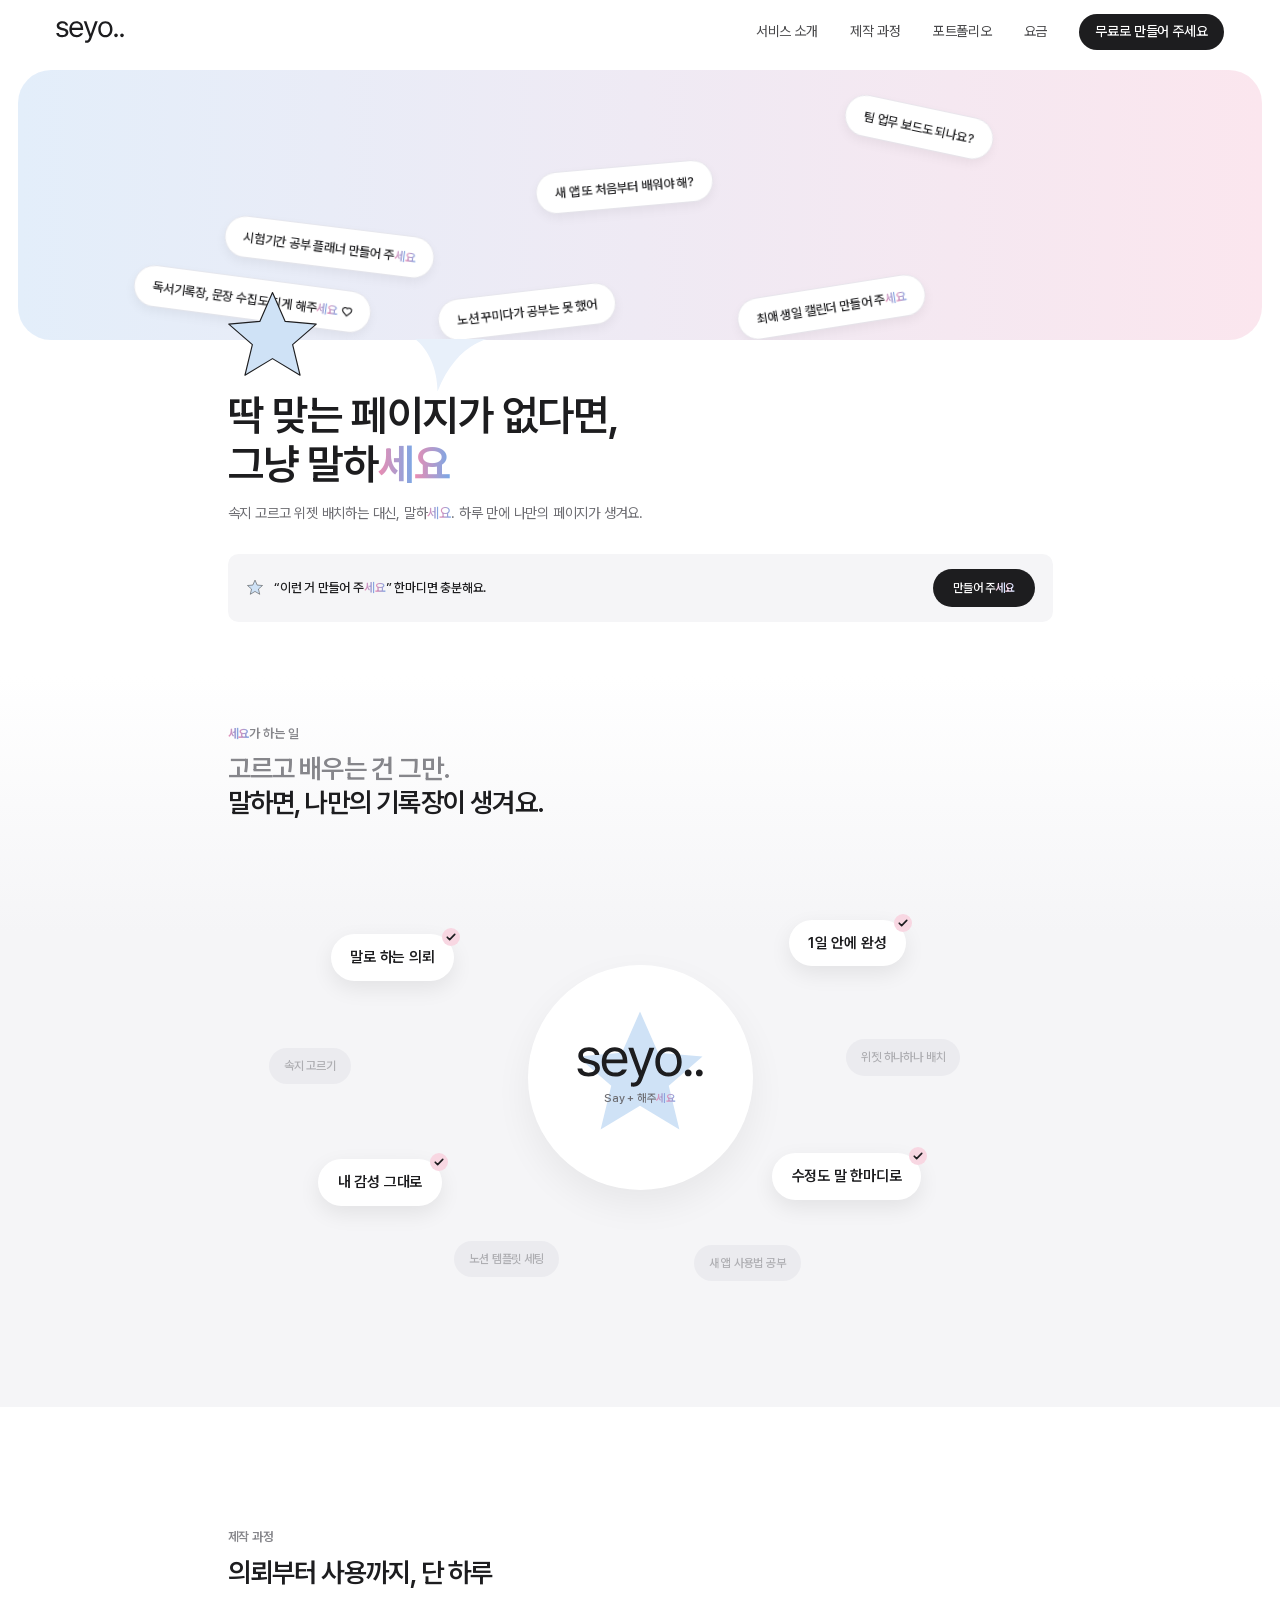
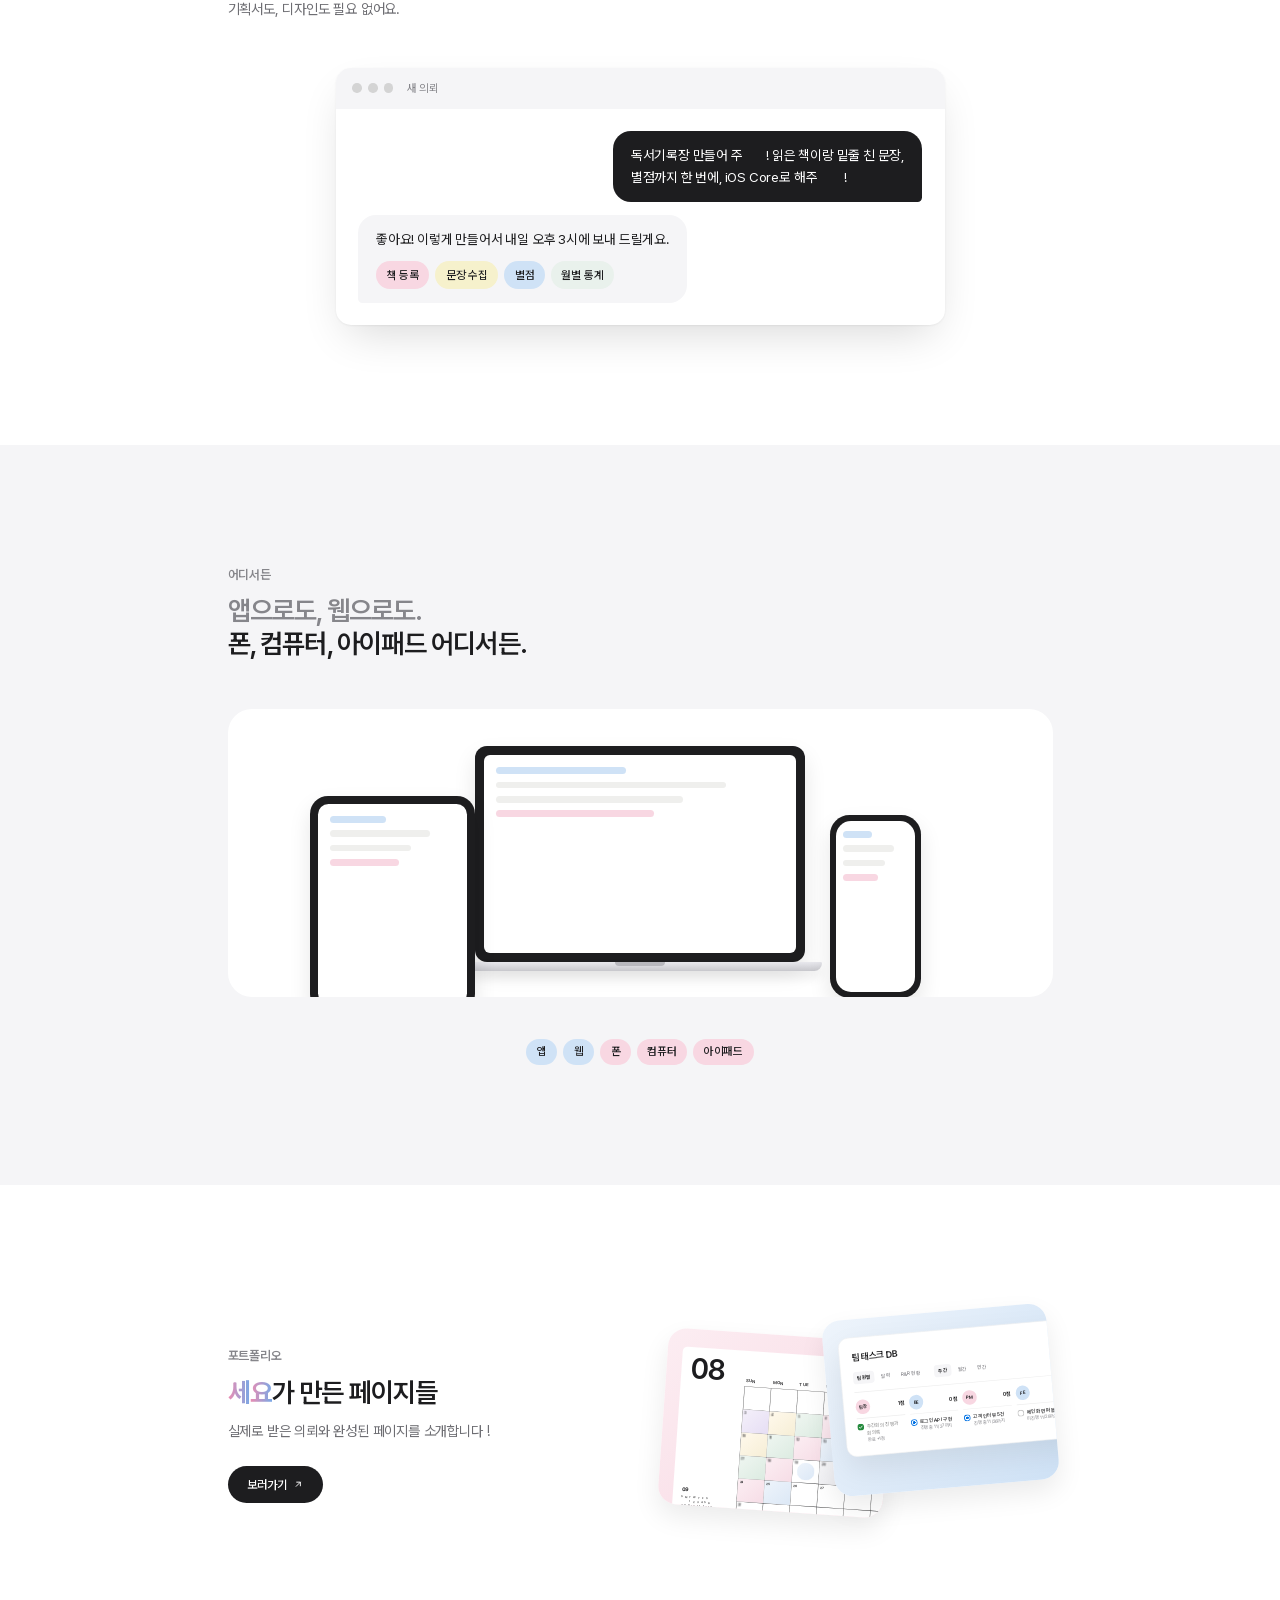
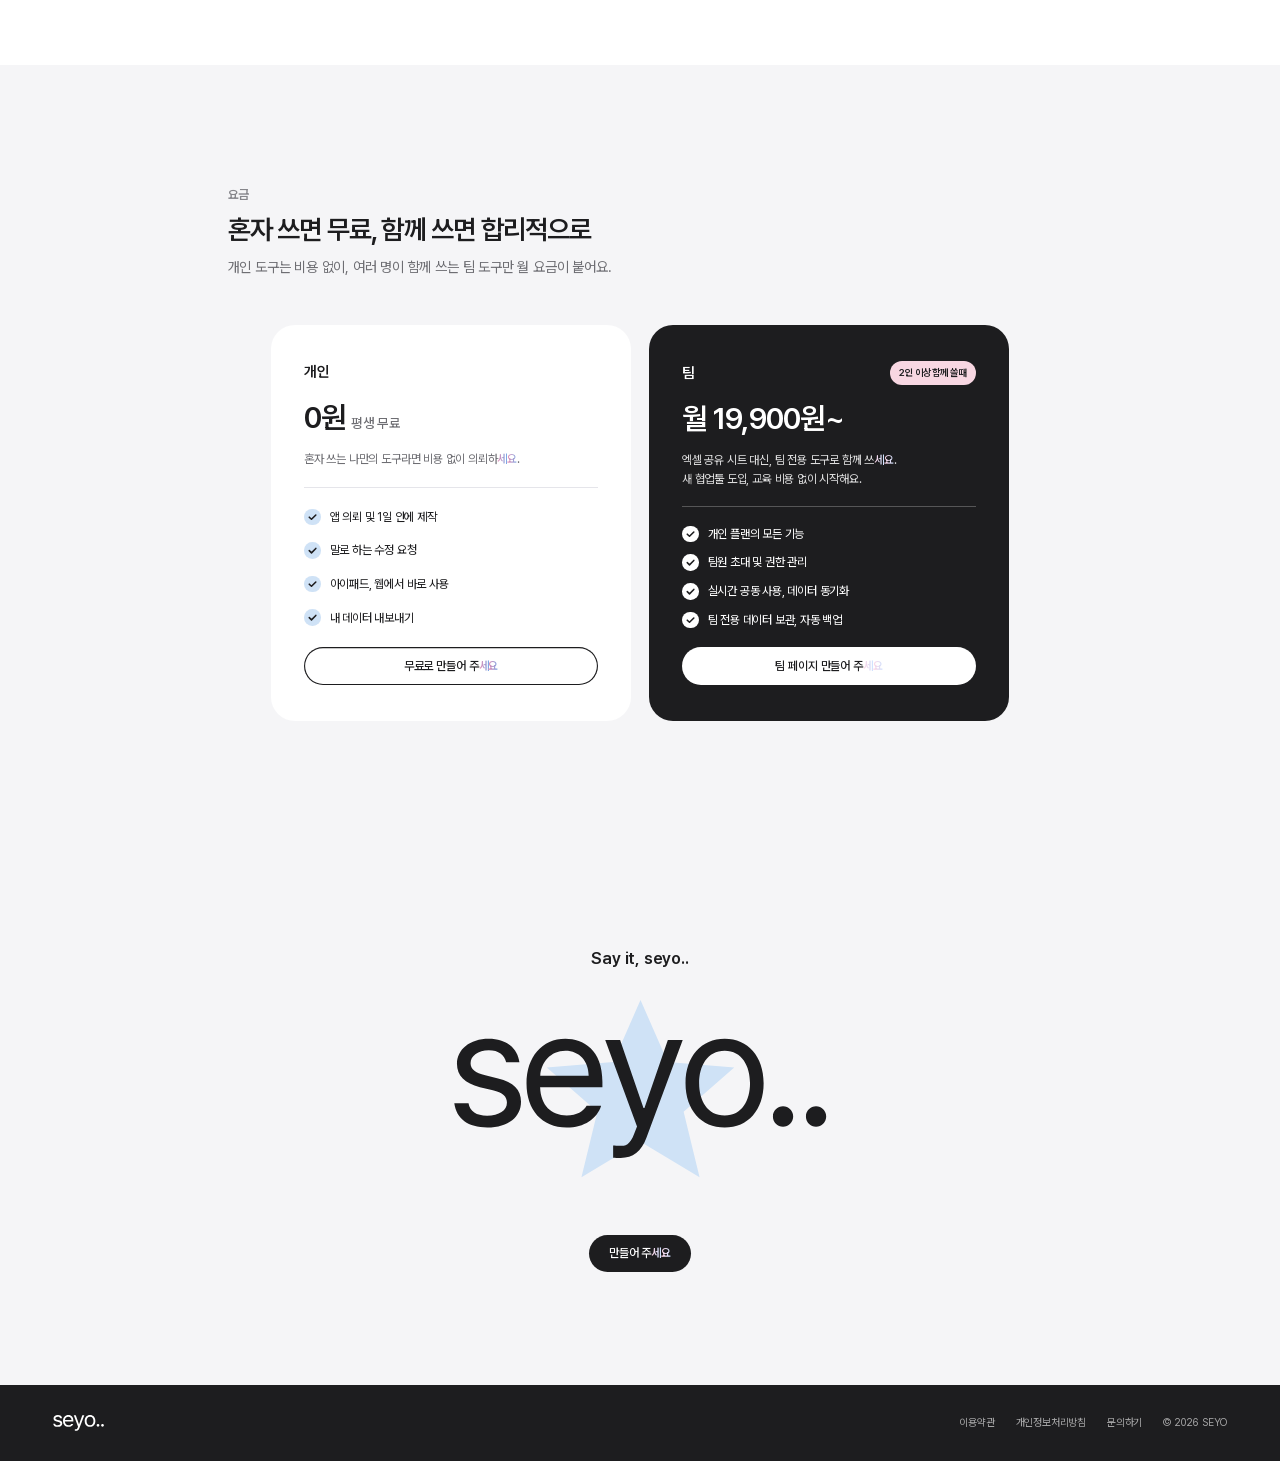
<file: index.html>
<!doctype html>
<html lang="ko">
<head>
  <!-- Google Tag Manager -->
  <script>(function(w,d,s,l,i){w[l]=w[l]||[];w[l].push({'gtm.start':
  new Date().getTime(),event:'gtm.js'});var f=d.getElementsByTagName(s)[0],
  j=d.createElement(s),dl=l!='dataLayer'?'&l='+l:'';j.async=true;j.src=
  'https://www.googletagmanager.com/gtm.js?id='+i+dl;f.parentNode.insertBefore(j,f);
  })(window,document,'script','dataLayer','GTM-M3G6VHQZ');</script>
  <script>window.dataLayer = window.dataLayer || []; function gtag(){dataLayer.push(arguments);}</script>
  <!-- End Google Tag Manager -->
  <!-- Google tag (gtag.js) -->
  <script async src="https://www.googletagmanager.com/gtag/js?id=G-ZCEEF0C6TZ"></script>
  <script>gtag('js', new Date()); gtag('config', 'G-ZCEEF0C6TZ');</script>
  <meta charset="utf-8">
  <meta name="viewport" content="width=device-width, initial-scale=1">
  <title>seyo.. — 딱 맞는 페이지가 없다면, 그냥 말하세요</title>
  <meta name="description" content="속지 고르고 위젯 배치하는 대신, 말하세요. 하루 만에 나만의 페이지가 생겨요. 개인은 평생 무료.">
  <link rel="icon" href="favicon.ico" sizes="any">
  <link rel="icon" href="assets/img/icon-32.png" type="image/png" sizes="32x32">
  <link rel="icon" href="assets/img/icon-192.png" type="image/png" sizes="192x192">
  <link rel="apple-touch-icon" href="assets/img/icon-180.png">
  <link rel="stylesheet" href="assets/css/style.css?v=14">
  <script>document.documentElement.classList.add('js')</script>
</head>
<body>
<!-- Google Tag Manager (noscript) -->
<noscript><iframe src="https://www.googletagmanager.com/ns.html?id=GTM-M3G6VHQZ" height="0" width="0" style="display:none;visibility:hidden"></iframe></noscript>
<!-- End Google Tag Manager (noscript) -->

<header class="nav">
  <div class="nav__inner">
    <a class="nav__logo" href="index.html" aria-label="seyo.. 홈"><img src="assets/img/wordmark.svg" alt="seyo.."></a>
    <nav class="nav__links" aria-label="주요 메뉴">
      <a href="#about">서비스 소개</a>
      <a href="#how">제작 과정</a>
      <a href="works.html">포트폴리오</a>
      <a href="#pricing">요금</a>
      <a class="btn btn--sm" href="https://docs.google.com/forms/d/e/1FAIpQLSdP3kaTsSQB9MtcwQP50DwS1U-pcFKHhGellGaxK87-s9Nx8w/viewform" target="_blank" rel="noopener">무료로 만들어 주세요</a>
    </nav>
  </div>
</header>

<main>
  <!-- Hero: the cover is one big speech bubble; the title answers it -->
  <section class="hero">
    <div class="cover" aria-hidden="true">
      <div class="cover__clip">
        <span class="bubble" style="left:4%;top:21%;--r:-5deg">독서기록장, 문장 수집도 되게 해주세요 ♡</span>
        <span class="bubble" style="left:38.5%;top:15.5%;--r:4deg">노션 꾸미다가 공부는 못 했어</span>
        <span class="bubble" style="left:71.5%;top:26.5%;--r:-6deg">최애 생일 캘린더 만들어 주세요</span>
        <span class="bubble" style="left:19.8%;top:51.5%;--r:6deg">시험기간 공부 플래너 만들어 주세요</span>
        <span class="bubble" style="left:57.2%;top:57%;--r:-3deg">새 앱 또 처음부터 배워야 해?</span>
        <span class="bubble" style="left:80.9%;top:64%;--r:5deg">팀 업무 보드도 되나요?</span>
      </div>
      <svg class="cover__tail" viewBox="0 0 96 70"><path d="M0 0H96C70 8 46 30 30 70C30 40 18 14 0 0Z" fill="#e8f0fa"/></svg>
    </div>

    <div class="container hero__col">
      <div class="hero__icon" data-render="star" data-stroke="0.26"></div>
      <h1 class="h1">딱 맞는 페이지가 없다면,<br>그냥 말하세요</h1>
      <p class="lead">속지 고르고 위젯 배치하는 대신, 말하세요. 하루 만에 나만의 페이지가 생겨요.</p>
      <div class="callout" id="start">
        <span data-render="star" data-stroke="0.6" style="width:24px;height:24px;display:block"></span>
        <p>“이런 거 만들어 주세요” 한마디면 충분해요.</p>
        <a class="btn" href="https://docs.google.com/forms/d/e/1FAIpQLSdP3kaTsSQB9MtcwQP50DwS1U-pcFKHhGellGaxK87-s9Nx8w/viewform" target="_blank" rel="noopener">만들어 주세요</a>
      </div>
    </div>
  </section>

  <!-- What seyo does (orbit) -->
  <section class="section orbit" id="about">
    <div class="container">
      <div class="section-head reveal">
        <span class="eyebrow">세요가 하는 일</span>
        <h2 class="h2"><span class="muted">고르고 배우는 건 그만.</span><br>말하면, 나만의 기록장이 생겨요.</h2>
      </div>
      <div class="orbit__stage reveal">
        <div class="sphere">
          <span data-render="star" style="position:absolute;width:200px;height:200px"></span>
          <div class="sphere__text"><img src="assets/img/wordmark.svg" alt="seyo.."><span>Say + 해주세요</span></div>
        </div>
        <span class="pill pill--on" style="left:12.5%;top:16%">말로 하는 의뢰</span>
        <span class="pill pill--on" style="left:68%;top:12.5%">1일 안에 완성</span>
        <span class="pill pill--on" style="left:11%;top:69.5%">내 감성 그대로</span>
        <span class="pill pill--on" style="left:66%;top:68%">수정도 말 한마디로</span>
        <span class="pill pill--off" style="left:5%;top:43%">속지 고르기</span>
        <span class="pill pill--off" style="left:75%;top:41%">위젯 하나하나 배치</span>
        <span class="pill pill--off" style="left:27.5%;top:89%">노션 템플릿 세팅</span>
        <span class="pill pill--off" style="left:56.5%;top:90%">새 앱 사용법 공부</span>
      </div>
    </div>
  </section>

  <!-- How it works: just the request window -->
  <section class="section" id="how">
    <div class="container">
      <div class="section-head reveal">
        <span class="eyebrow">제작 과정</span>
        <h2 class="h2">의뢰부터 사용까지, 단 하루</h2>
        <p class="lead">기획서도, 디자인도 필요 없어요.</p>
      </div>
      <div class="window reveal" role="img" aria-label="새 의뢰 대화 예시">
        <div class="window__bar"><i></i><i></i><i></i><span>새 의뢰</span></div>
        <div class="chat">
          <p class="msg msg--me">독서기록장 만들어 주세요! 읽은 책이랑 밑줄 친 문장,<br>별점까지 한 번에, iOS Core로 해주세요 !</p>
          <div class="msg msg--seyo">
            좋아요! 이렇게 만들어서 내일 오후 3시에 보내 드릴게요.
            <div class="chips"><span class="chip chip--pink">책 등록</span><span class="chip" style="background:#f6f1cc">문장 수집</span><span class="chip chip--blue">별점</span><span class="chip" style="background:#e9f1ec">월별 통계</span></div>
          </div>
        </div>
      </div>
    </div>
  </section>

  <!-- Anywhere -->
  <section class="section section--gray">
    <div class="container">
      <div class="section-head reveal">
        <span class="eyebrow">어디서든</span>
        <h2 class="h2"><span class="muted">앱으로도, 웹으로도.</span><br>폰, 컴퓨터, 아이패드 어디서든.</h2>
      </div>
      <div class="devices reveal" role="img" aria-label="아이패드, 컴퓨터, 폰에서 같은 페이지를 여는 모습">
        <div class="device device--ipad"><div class="device__screen"><b></b><b></b><b></b><b></b></div></div>
        <div class="device device--laptop"><div class="device__screen"><b></b><b></b><b></b><b></b></div></div>
        <div class="laptop-base"></div>
        <div class="device device--phone"><div class="device__screen"><b></b><b></b><b></b><b></b></div></div>
      </div>
      <div class="tags"><span class="tag tag--blue">앱</span><span class="tag tag--blue">웹</span><span class="tag tag--pink">폰</span><span class="tag tag--pink">컴퓨터</span><span class="tag tag--pink">아이패드</span></div>
    </div>
  </section>

  <!-- Portfolio teaser -->
  <section class="section">
    <div class="container teaser">
      <div class="teaser__text reveal">
        <span class="eyebrow">포트폴리오</span>
        <h2 class="h2">세요가 만든 페이지들</h2>
        <p class="lead">실제로 받은 의뢰와 완성된 페이지를 소개합니다 !</p>
        <a class="btn" href="works.html">보러가기 <svg viewBox="0 0 20 20" aria-hidden="true"><path d="M6 14L14 6M7 6h7v7" fill="none" stroke="currentColor" stroke-width="1.8" stroke-linecap="round" stroke-linejoin="round"/></svg></a>
      </div>
      <a class="teaser__thumbs reveal" href="works.html" aria-label="포트폴리오 보러가기">
        <div class="thumb thumb--1"><div class="thumb__inner" style="transform:scale(.32)"><div data-render="calendar"></div></div></div>
        <div class="thumb thumb--2"><div class="thumb__inner" style="transform:scale(.56)"><div data-render="board"></div></div></div>
      </a>
    </div>
  </section>

  <!-- Pricing -->
  <section class="section section--gray" id="pricing">
    <div class="container">
      <div class="section-head reveal">
        <span class="eyebrow">요금</span>
        <h2 class="h2">혼자 쓰면 무료, 함께 쓰면 합리적으로</h2>
        <p class="lead">개인 도구는 비용 없이, 여러 명이 함께 쓰는 팀 도구만 월 요금이 붙어요.</p>
      </div>
      <div class="plans reveal">
        <article class="plan">
          <div class="plan__top">개인</div>
          <div class="plan__price">0원<small>평생 무료</small></div>
          <p class="plan__desc">혼자 쓰는 나만의 도구라면 비용 없이 의뢰하세요.</p>
          <hr>
          <ul><li>앱 의뢰 및 1일 안에 제작</li><li>말로 하는 수정 요청</li><li>아이패드, 웹에서 바로 사용</li><li>내 데이터 내보내기</li></ul>
          <a class="btn btn--ghost" href="https://docs.google.com/forms/d/e/1FAIpQLSdP3kaTsSQB9MtcwQP50DwS1U-pcFKHhGellGaxK87-s9Nx8w/viewform" target="_blank" rel="noopener">무료로 만들어 주세요</a>
        </article>
        <article class="plan plan--team">
          <div class="plan__top">팀 <span class="plan__badge">2인 이상 함께 쓸 때</span></div>
          <div class="plan__price">월 19,900원~</div>
          <p class="plan__desc">엑셀 공유 시트 대신, 팀 전용 도구로 함께 쓰세요.<br>새 협업툴 도입, 교육 비용 없이 시작해요.</p>
          <hr>
          <ul><li>개인 플랜의 모든 기능</li><li>팀원 초대 및 권한 관리</li><li>실시간 공동 사용, 데이터 동기화</li><li>팀 전용 데이터 보관, 자동 백업</li></ul>
          <a class="btn btn--light" href="https://docs.google.com/forms/d/e/1FAIpQLSdP3kaTsSQB9MtcwQP50DwS1U-pcFKHhGellGaxK87-s9Nx8w/viewform" target="_blank" rel="noopener">팀 페이지 만들어 주세요</a>
        </article>
      </div>
    </div>
  </section>

  <!-- Ending -->
  <section class="ending">
    <p class="ending__label">Say it, seyo..</p>
    <div class="lockup"><span data-render="star" style="position:absolute;height:100%;aspect-ratio:1"></span><img src="assets/img/wordmark.svg" alt="seyo.."></div>
    <a class="btn" href="https://docs.google.com/forms/d/e/1FAIpQLSdP3kaTsSQB9MtcwQP50DwS1U-pcFKHhGellGaxK87-s9Nx8w/viewform" target="_blank" rel="noopener">만들어 주세요</a>
  </section>
</main>

<footer class="footer">
  <div class="footer__inner">
    <img src="assets/img/wordmark-white.svg" alt="seyo..">
    <nav aria-label="푸터"><a href="#">이용약관</a><a href="#">개인정보처리방침</a><a href="mailto:">문의하기</a><span>© 2026 SEYO</span></nav>
  </div>
</footer>

<script src="assets/js/vendor/matter.min.js"></script>
<script src="assets/js/main.js?v=14"></script>
<script src="assets/js/bubbles.js?v=15"></script>
</body>
</html>
</file>
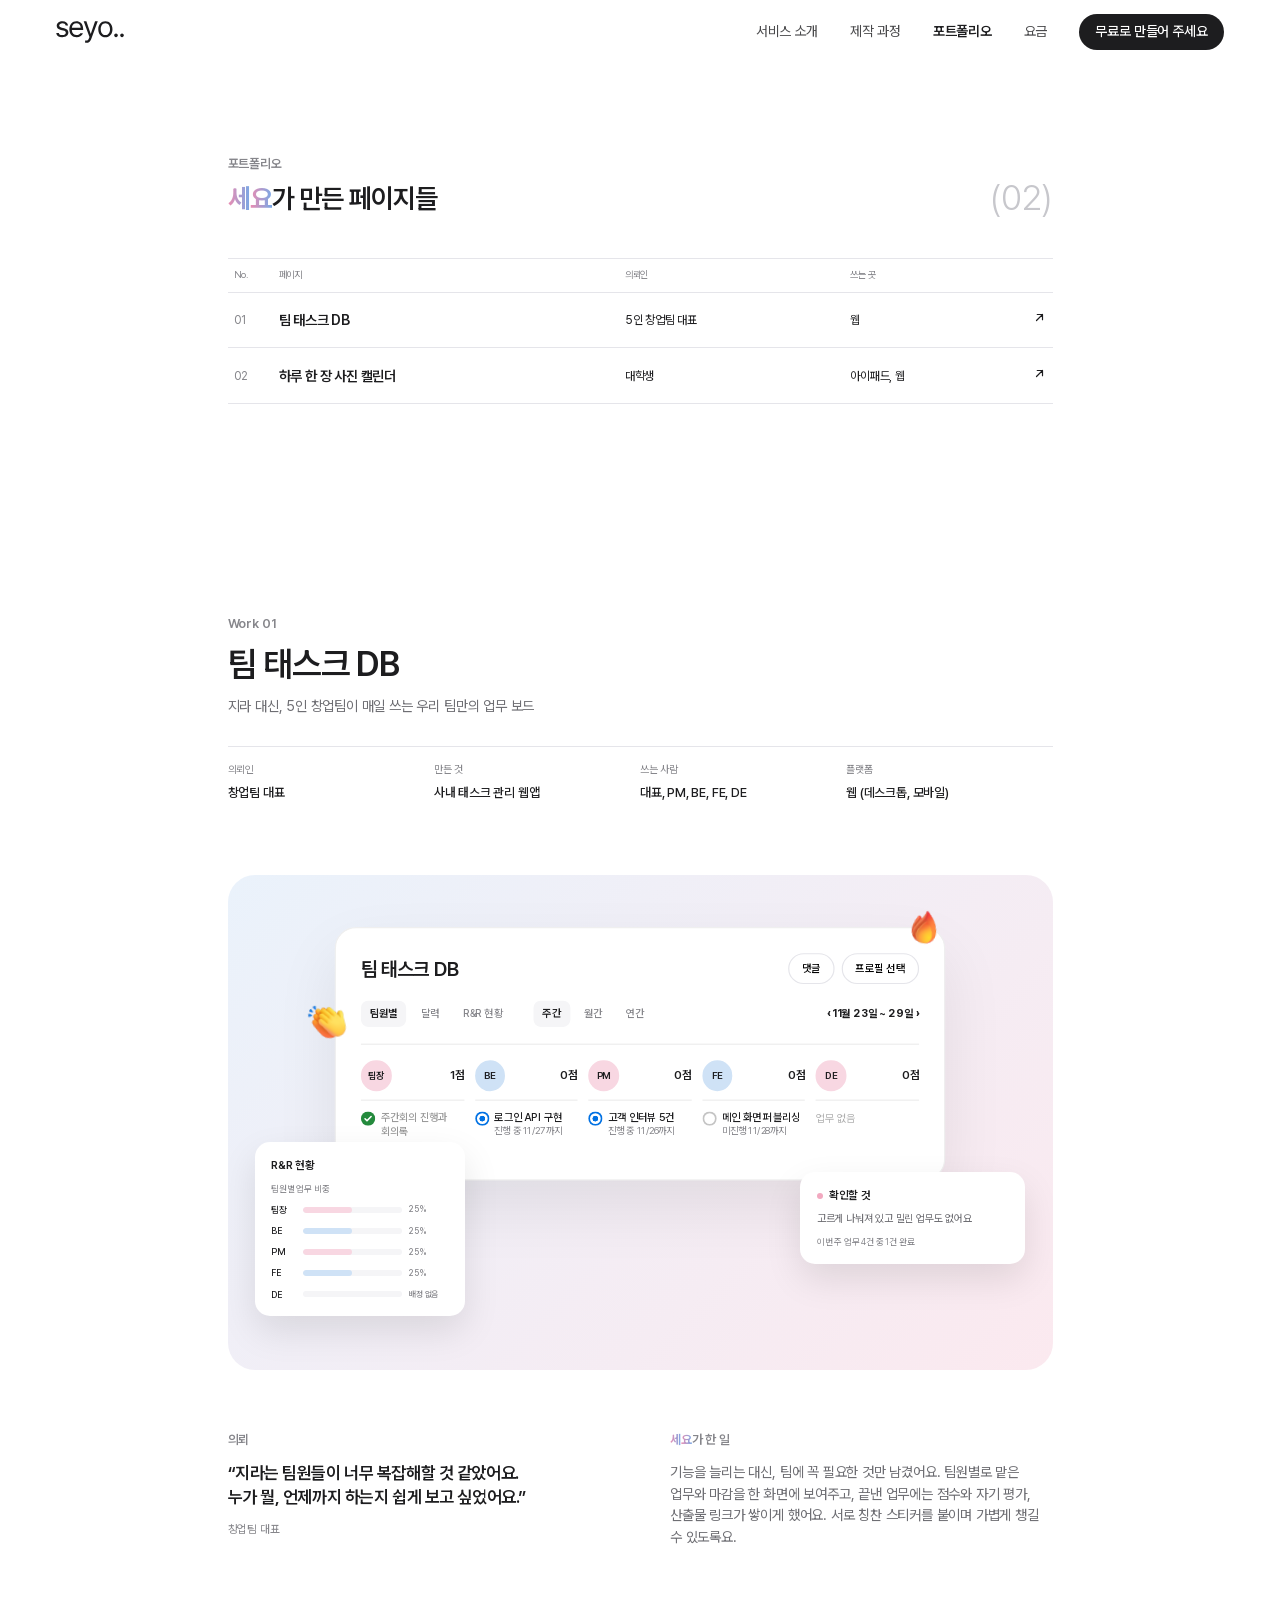
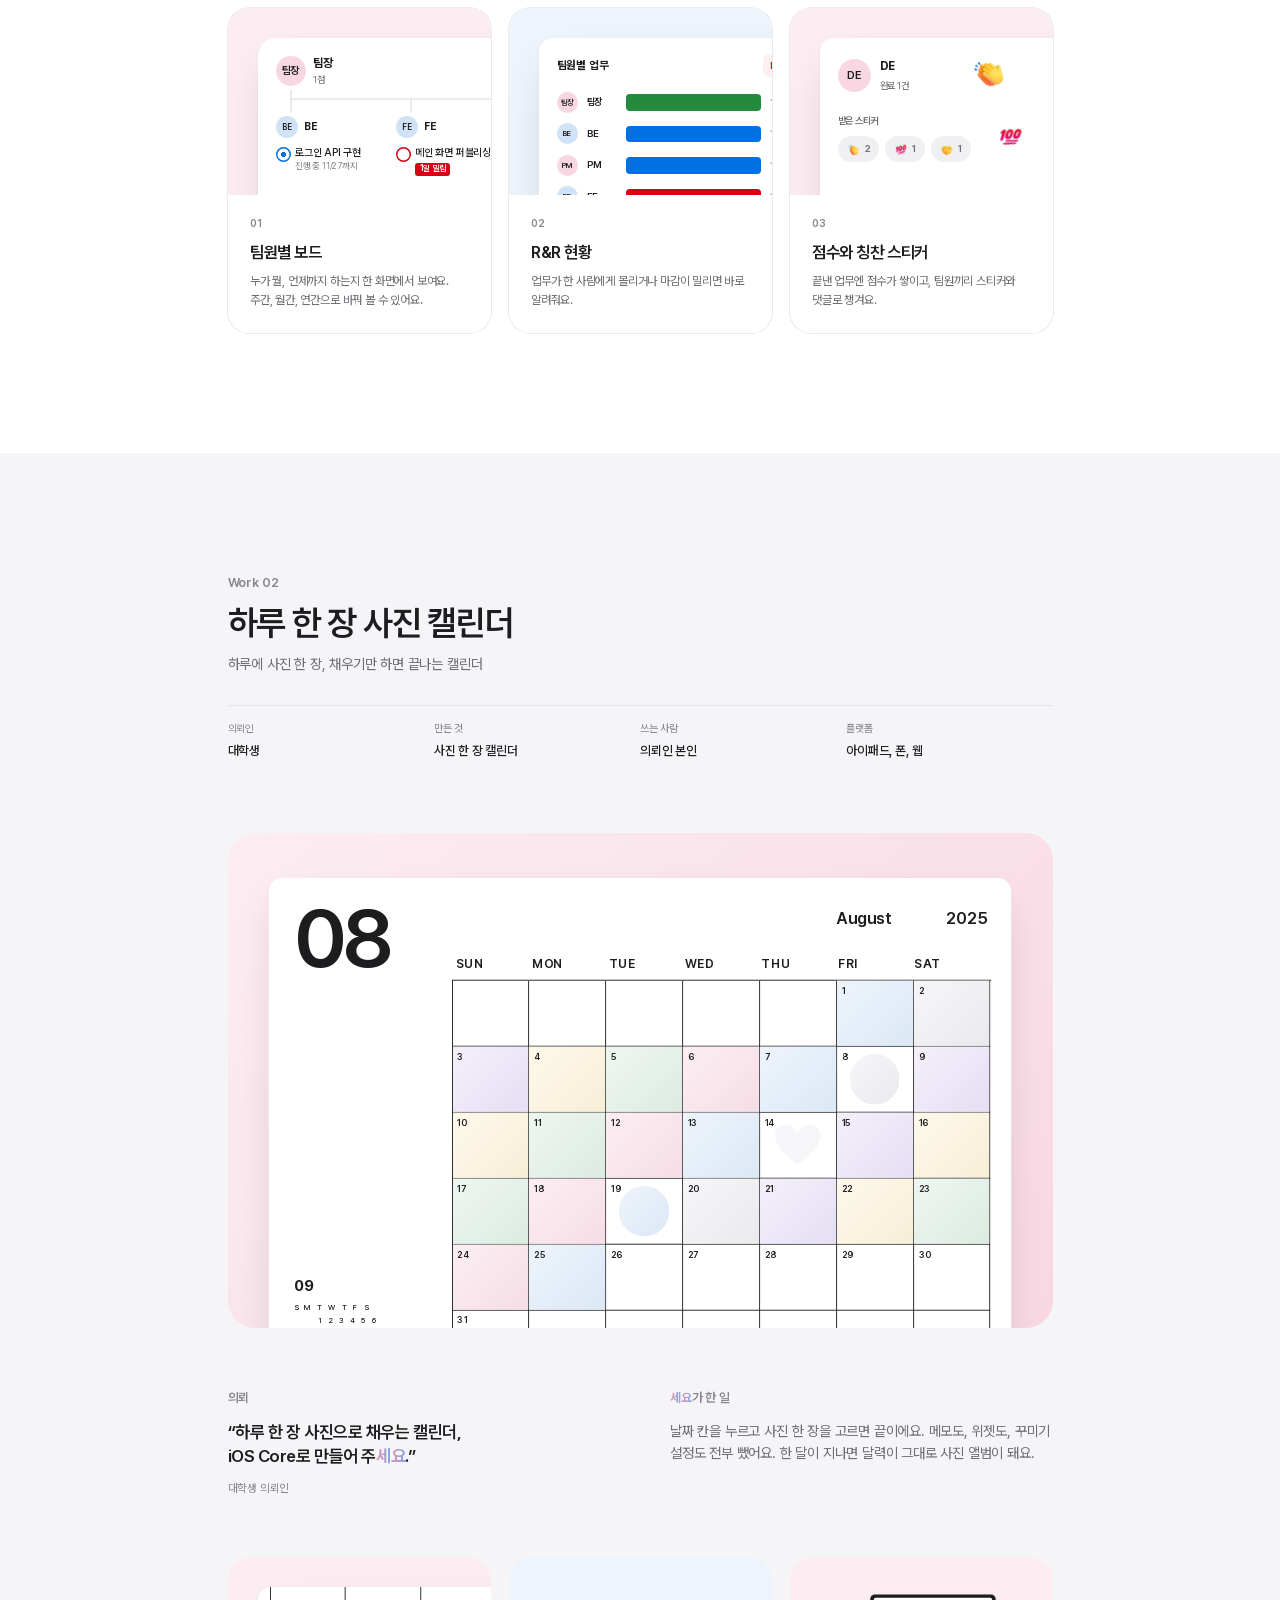
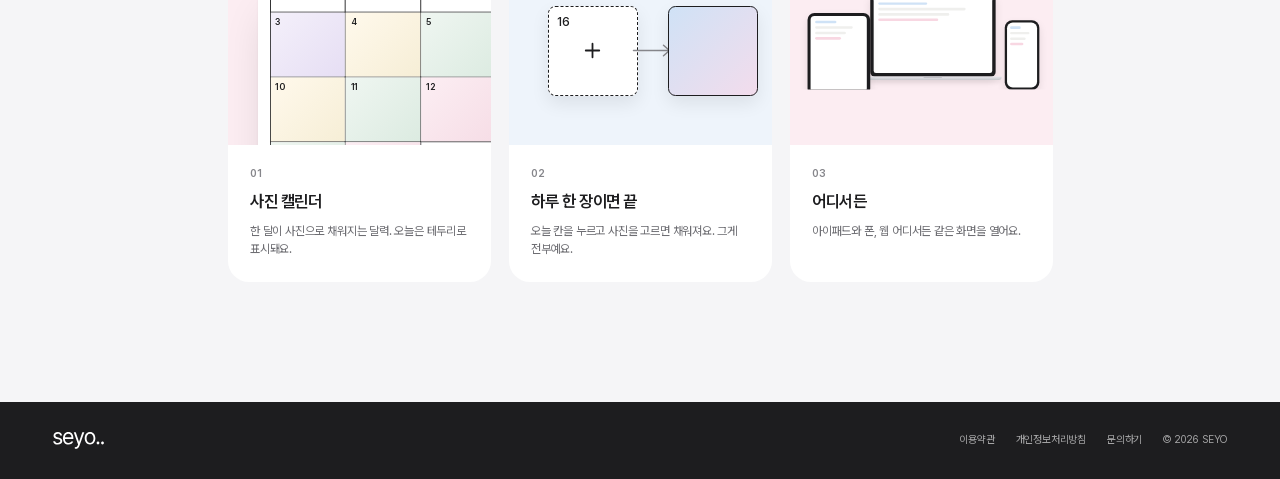
<file: works.html>
<!doctype html>
<html lang="ko">
<head>
  <!-- Google Tag Manager -->
  <script>(function(w,d,s,l,i){w[l]=w[l]||[];w[l].push({'gtm.start':
  new Date().getTime(),event:'gtm.js'});var f=d.getElementsByTagName(s)[0],
  j=d.createElement(s),dl=l!='dataLayer'?'&l='+l:'';j.async=true;j.src=
  'https://www.googletagmanager.com/gtm.js?id='+i+dl;f.parentNode.insertBefore(j,f);
  })(window,document,'script','dataLayer','GTM-M3G6VHQZ');</script>
  <script>window.dataLayer = window.dataLayer || []; function gtag(){dataLayer.push(arguments);}</script>
  <!-- End Google Tag Manager -->
  <!-- Google tag (gtag.js) -->
  <script async src="https://www.googletagmanager.com/gtag/js?id=G-ZCEEF0C6TZ"></script>
  <script>gtag('js', new Date()); gtag('config', 'G-ZCEEF0C6TZ');</script>
  <meta charset="utf-8">
  <meta name="viewport" content="width=device-width, initial-scale=1">
  <title>포트폴리오 — 세요가 만든 페이지들 | seyo..</title>
  <meta name="description" content="세요가 실제로 받은 의뢰와 완성된 페이지들. 하루 한 장 사진 캘린더, 팀 태스크 DB.">
  <link rel="icon" href="favicon.ico" sizes="any">
  <link rel="icon" href="assets/img/icon-32.png" type="image/png" sizes="32x32">
  <link rel="icon" href="assets/img/icon-192.png" type="image/png" sizes="192x192">
  <link rel="apple-touch-icon" href="assets/img/icon-180.png">
  <link rel="stylesheet" href="assets/css/style.css?v=14">
  <script>document.documentElement.classList.add('js')</script>
  <style>
    .fit { position: absolute; left: 50%; transform-origin: top center; }
    @media (max-width: 860px) { .stage { height: 250px; border-radius: 24px; } .stage .fit { top: 28px !important; left: 20px !important; transform-origin: top left !important; } .stage .float-card, .stage .sticker { display: none; } }
    .w2-tree svg { position: absolute; }
    .cellbox { position: absolute; width: 120px; height: 120px; border-radius: 10px; box-shadow: 0 10px 24px rgba(0,0,0,.08); }
  </style>
</head>
<body>
<!-- Google Tag Manager (noscript) -->
<noscript><iframe src="https://www.googletagmanager.com/ns.html?id=GTM-M3G6VHQZ" height="0" width="0" style="display:none;visibility:hidden"></iframe></noscript>
<!-- End Google Tag Manager (noscript) -->

<header class="nav">
  <div class="nav__inner">
    <a class="nav__logo" href="index.html" aria-label="seyo.. 홈"><img src="assets/img/wordmark.svg" alt="seyo.."></a>
    <nav class="nav__links" aria-label="주요 메뉴">
      <a href="index.html#about">서비스 소개</a>
      <a href="index.html#how">제작 과정</a>
      <a href="works.html" aria-current="page">포트폴리오</a>
      <a href="index.html#pricing">요금</a>
      <a class="btn btn--sm" href="https://docs.google.com/forms/d/e/1FAIpQLSdP3kaTsSQB9MtcwQP50DwS1U-pcFKHhGellGaxK87-s9Nx8w/viewform" target="_blank" rel="noopener">무료로 만들어 주세요</a>
    </nav>
  </div>
</header>

<main>
  <!-- Intro + index -->
  <section class="section" style="padding-block:120px">
    <div class="container">
      <div class="works-head">
        <div class="section-head" style="margin:0">
          <span class="eyebrow">포트폴리오</span>
          <h1 class="h2">세요가 만든 페이지들</h1>
        </div>
        <span class="works-count" aria-label="2개">(02)</span>
      </div>
      <table class="index">
        <thead><tr><th>No.</th><th>페이지</th><th>의뢰인</th><th>쓰는 곳</th><th></th></tr></thead>
        <tbody>
          <tr data-href="#work-01"><td>01</td><td><a href="#work-01">팀 태스크 DB</a></td><td>5인 창업팀 대표</td><td>웹</td><td><svg width="20" height="20" viewBox="0 0 20 20" aria-hidden="true"><path d="M6 14L14 6M7 6h7v7" fill="none" stroke="#1d1d1f" stroke-width="1.6" stroke-linecap="round" stroke-linejoin="round"/></svg></td></tr>
          <tr data-href="#work-02"><td>02</td><td><a href="#work-02">하루 한 장 사진 캘린더</a></td><td>대학생</td><td>아이패드, 웹</td><td><svg width="20" height="20" viewBox="0 0 20 20" aria-hidden="true"><path d="M6 14L14 6M7 6h7v7" fill="none" stroke="#1d1d1f" stroke-width="1.6" stroke-linecap="round" stroke-linejoin="round"/></svg></td></tr>
        </tbody>
      </table>
    </div>
  </section>

  <!-- Work 01 -->
  <section class="section" id="work-01">
    <div class="container project">
      <header class="reveal">
        <div class="project__title">
          <span class="eyebrow">Work 01</span>
          <h2 class="h1" style="font-size:clamp(30px,3.6vw,48px)">팀 태스크 DB</h2>
          <p>지라 대신, 5인 창업팀이 매일 쓰는 우리 팀만의 업무 보드</p>
        </div>
        <dl class="meta">
          <div><dt>의뢰인</dt><dd>창업팀 대표</dd></div>
          <div><dt>만든 것</dt><dd>사내 태스크 관리 웹앱</dd></div>
          <div><dt>쓰는 사람</dt><dd>대표, PM, BE, FE, DE</dd></div>
          <div><dt>플랫폼</dt><dd>웹 (데스크톱, 모바일)</dd></div>
        </dl>
      </header>

      <div class="stage stage--blue reveal">
        <div class="fit" data-fit="0.74" data-max="1.3" style="top:70px"><div data-render="board"></div></div>
        <img class="sticker" src="assets/img/clap.png" alt="" style="left:9%;top:24%;width:64px;height:64px;transform:rotate(-12deg)">
        <img class="sticker" src="assets/img/fire.png" alt="" style="left:82%;top:6%;width:56px;height:56px;transform:rotate(10deg)">
        <div class="float-card" style="left:3.3%;top:54%;width:280px">
          <h5>R&amp;R 현황</h5><small>팀원별 업무 비중</small>
          <div class="bars">
            <div class="bar-row"><span>팀장</span><i><b style="width:50%;background:var(--pink)"></b></i><em>25%</em></div>
            <div class="bar-row"><span>BE</span><i><b style="width:50%;background:var(--blue)"></b></i><em>25%</em></div>
            <div class="bar-row"><span>PM</span><i><b style="width:50%;background:var(--pink)"></b></i><em>25%</em></div>
            <div class="bar-row"><span>FE</span><i><b style="width:50%;background:var(--blue)"></b></i><em>25%</em></div>
            <div class="bar-row"><span>DE</span><i></i><em>배정 없음</em></div>
          </div>
        </div>
        <div class="float-card" style="right:3.3%;top:60%;width:300px">
          <h5><span class="dot"></span>확인할 것</h5>
          <p>고르게 나눠져 있고 밀린 업무도 없어요</p>
          <small>이번 주 업무 4건 중 1건 완료</small>
        </div>
      </div>

      <div class="brief reveal">
        <div><span class="eyebrow">의뢰</span><blockquote>“지라는 팀원들이 너무 복잡해할 것 같았어요.<br>누가 뭘, 언제까지 하는지 쉽게 보고 싶었어요.”</blockquote><cite>창업팀 대표</cite></div>
        <div><span class="eyebrow">세요가 한 일</span><p>기능을 늘리는 대신, 팀에 꼭 필요한 것만 남겼어요. 팀원별로 맡은 업무와 마감을 한 화면에 보여주고, 끝낸 업무에는 점수와 자기 평가, 산출물 링크가 쌓이게 했어요. 서로 칭찬 스티커를 붙이며 가볍게 챙길 수 있도록요.</p></div>
      </div>

      <div class="features reveal">
        <article class="feature">
          <div class="feature__visual feature__visual--pink">
            <div class="crop w2-tree tb" style="padding:0;width:420px;height:260px;border:0;box-shadow:var(--shadow-soft)">
              <div style="position:absolute;left:24px;top:22px;display:flex;gap:10px;align-items:center"><span class="av av--pink" style="width:40px;height:40px;font-size:14px">팀장</span><div><b style="font-size:16px">팀장</b><br><span style="font-size:13px;color:var(--sub)">1점</span></div></div>
              <svg width="300" height="30" viewBox="0 0 300 30" style="left:24px;top:70px" fill="none" stroke="#d2d2d7" stroke-width="1.2" aria-hidden="true"><path d="M20 0V12H300M20 12V30M180 12V30"/></svg>
              <div style="position:absolute;left:24px;top:104px;display:grid;gap:10px">
                <div style="display:flex;gap:8px;align-items:center"><span class="av av--blue" style="width:30px;height:30px">BE</span><b style="font-size:14px">BE</b></div>
                <div class="task" style="font-size:14px"><i class="mark mark--doing" style="width:20px;height:20px"></i><div>로그인 API 구현<small style="font-size:12px">진행 중  11/27까지</small></div></div>
              </div>
              <div style="position:absolute;left:184px;top:104px;display:grid;gap:10px">
                <div style="display:flex;gap:8px;align-items:center"><span class="av av--blue" style="width:30px;height:30px">FE</span><b style="font-size:14px">FE</b></div>
                <div class="task" style="font-size:14px"><i class="mark mark--late" style="width:20px;height:20px"></i><div>메인 화면 퍼블리싱<br><span class="late">1일 밀림</span></div></div>
              </div>
            </div>
          </div>
          <div class="feature__body"><span>01</span><h3>팀원별 보드</h3><p>누가 뭘, 언제까지 하는지 한 화면에서 보여요. 주간, 월간, 연간으로 바꿔 볼 수 있어요.</p></div>
        </article>
        <article class="feature">
          <div class="feature__visual feature__visual--blue">
            <div class="crop" style="padding:22px 24px">
              <div style="display:flex;justify-content:space-between;align-items:center"><b style="font-size:15px">팀원별 업무</b><span style="padding:6px 10px;border-radius:8px;background:#fff0f0;color:#d70015;font-size:12px;font-weight:600">FE 밀린 업무 1건</span></div>
              <div style="display:grid;gap:14px;margin-top:20px">
                <div style="display:grid;grid-template-columns:28px 40px 180px auto;gap:12px;align-items:center;font-size:13px;font-weight:600"><span class="av av--pink" style="width:28px;height:28px;font-size:10px">팀장</span>팀장<i style="height:22px;border-radius:5px;background:#248a3d"></i><em style="font-style:normal;font-weight:400;color:var(--sub);font-size:12px">1건</em></div>
                <div style="display:grid;grid-template-columns:28px 40px 180px auto;gap:12px;align-items:center;font-size:13px;font-weight:600"><span class="av av--blue" style="width:28px;height:28px;font-size:10px">BE</span>BE<i style="height:22px;border-radius:5px;background:#0071e3"></i><em style="font-style:normal;font-weight:400;color:var(--sub);font-size:12px">1건</em></div>
                <div style="display:grid;grid-template-columns:28px 40px 180px auto;gap:12px;align-items:center;font-size:13px;font-weight:600"><span class="av av--pink" style="width:28px;height:28px;font-size:10px">PM</span>PM<i style="height:22px;border-radius:5px;background:#0071e3"></i><em style="font-style:normal;font-weight:400;color:var(--sub);font-size:12px">1건</em></div>
                <div style="display:grid;grid-template-columns:28px 40px 180px auto;gap:12px;align-items:center;font-size:13px;font-weight:600"><span class="av av--blue" style="width:28px;height:28px;font-size:10px">FE</span>FE<i style="height:22px;border-radius:5px;background:#d70015"></i><em style="font-style:normal;font-weight:400;color:var(--sub);font-size:12px">1건</em></div>
              </div>
            </div>
          </div>
          <div class="feature__body"><span>02</span><h3>R&amp;R 현황</h3><p>업무가 한 사람에게 몰리거나 마감이 밀리면 바로 알려줘요.</p></div>
        </article>
        <article class="feature">
          <div class="feature__visual feature__visual--pink">
            <div class="crop" style="padding:24px">
              <div style="display:flex;align-items:center;gap:12px"><span class="av av--pink" style="width:44px;height:44px;font-size:15px">DE</span><div><b style="font-size:16px">DE</b><br><span style="font-size:13px;color:var(--sub)">완료 1건</span></div>
                <b style="margin-left:auto;margin-right:40px;font-size:38px;letter-spacing:-.02em;line-height:1">1<small style="font-size:16px">점</small></b></div>
              <p style="margin-top:26px;font-size:13px;font-weight:600;color:var(--sub)">받은 스티커</p>
              <div style="display:flex;gap:8px;margin-top:10px">
                <span style="display:inline-flex;align-items:center;gap:6px;padding:7px 12px;border-radius:999px;background:#f0f0f2;font-size:13px;font-weight:600;color:var(--sub)"><img src="assets/img/clap.png" alt="수고했어요" width="18" height="18">2</span>
                <span style="display:inline-flex;align-items:center;gap:6px;padding:7px 12px;border-radius:999px;background:#f0f0f2;font-size:13px;font-weight:600;color:var(--sub)"><img src="assets/img/hundred.png" alt="완벽해요" width="18" height="18">1</span>
                <span style="display:inline-flex;align-items:center;gap:6px;padding:7px 12px;border-radius:999px;background:#f0f0f2;font-size:13px;font-weight:600;color:var(--sub)"><img src="assets/img/handshake.png" alt="협업 최고" width="18" height="18">1</span>
              </div>
              <img class="sticker" src="assets/img/clap.png" alt="" style="left:200px;top:20px;width:48px;height:48px;transform:rotate(-14deg)">
              <img class="sticker" src="assets/img/hundred.png" alt="" style="left:236px;top:112px;width:36px;height:36px;transform:rotate(10deg)">
            </div>
          </div>
          <div class="feature__body"><span>03</span><h3>점수와 칭찬 스티커</h3><p>끝낸 업무엔 점수가 쌓이고, 팀원끼리 스티커와 댓글로 챙겨요.</p></div>
        </article>
      </div>
    </div>
  </section>
  <!-- Work 02 -->
  <section class="section section--gray" id="work-02">
    <div class="container project">
      <header class="reveal">
        <div class="project__title">
          <span class="eyebrow">Work 02</span>
          <h2 class="h1" style="font-size:clamp(30px,3.6vw,48px)">하루 한 장 사진 캘린더</h2>
          <p>하루에 사진 한 장, 채우기만 하면 끝나는 캘린더</p>
        </div>
        <dl class="meta">
          <div><dt>의뢰인</dt><dd>대학생</dd></div>
          <div><dt>만든 것</dt><dd>사진 한 장 캘린더</dd></div>
          <div><dt>쓰는 사람</dt><dd>의뢰인 본인</dd></div>
          <div><dt>플랫폼</dt><dd>아이패드, 폰, 웹</dd></div>
        </dl>
      </header>

      <div class="stage stage--pink reveal">
        <div class="fit" data-fit="0.9" style="top:60px"><div data-render="calendar" style="box-shadow:var(--shadow-soft);border-radius:20px"></div></div>
      </div>

      <div class="brief reveal">
        <div><span class="eyebrow">의뢰</span><blockquote>“하루 한 장 사진으로 채우는 캘린더,<br>iOS Core로 만들어 주세요.”</blockquote><cite>대학생 의뢰인</cite></div>
        <div><span class="eyebrow">세요가 한 일</span><p>날짜 칸을 누르고 사진 한 장을 고르면 끝이에요. 메모도, 위젯도, 꾸미기 설정도 전부 뺐어요. 한 달이 지나면 달력이 그대로 사진 앨범이 돼요.</p></div>
      </div>

      <div class="features reveal">
        <article class="feature">
          <div class="feature__visual feature__visual--pink">
            <div class="crop"><div style="position:absolute;left:-223px;top:-187px;transform:scale(.9);transform-origin:top left"><div data-render="calendar"></div></div></div>
          </div>
          <div class="feature__body"><span>01</span><h3>사진 캘린더</h3><p>한 달이 사진으로 채워지는 달력. 오늘은 테두리로 표시돼요.</p></div>
        </article>
        <article class="feature">
          <div class="feature__visual feature__visual--blue">
            <div class="cellbox" style="left:52px;top:65px;background:#fff;outline:2px dashed #1d1d1f;outline-offset:-2px">
              <span style="position:absolute;left:12px;top:8px;font-weight:500">16</span>
              <svg width="28" height="28" viewBox="0 0 28 28" style="position:absolute;left:46px;top:46px" aria-hidden="true"><path d="M14 5v18M5 14h18" stroke="#1d1d1f" stroke-width="2.4" stroke-linecap="round"/></svg>
            </div>
            <svg width="56" height="20" viewBox="0 0 56 20" style="position:absolute;left:164px;top:115px" aria-hidden="true"><path d="M2 10h48M42 3l8 7-8 7" fill="none" stroke="#86868b" stroke-width="2" stroke-linecap="round" stroke-linejoin="round"/></svg>
            <div class="cellbox" style="left:212px;top:65px;background:linear-gradient(135deg,#cfe2f6,#f3dcec);outline:2px solid #1d1d1f;outline-offset:-2px"></div>
          </div>
          <div class="feature__body"><span>02</span><h3>하루 한 장이면 끝</h3><p>오늘 칸을 누르고 사진을 고르면 채워져요. 그게 전부예요.</p></div>
        </article>
        <article class="feature">
          <div class="feature__visual feature__visual--pink">
            <div style="position:absolute;left:-18px;top:30px;width:1100px;transform:scale(.38);transform-origin:top left">
              <div class="devices" style="background:transparent">
                <div class="device device--ipad"><div class="device__screen"><b></b><b></b><b></b><b></b></div></div>
                <div class="device device--laptop"><div class="device__screen"><b></b><b></b><b></b><b></b></div></div>
                <div class="laptop-base"></div>
                <div class="device device--phone"><div class="device__screen"><b></b><b></b><b></b><b></b></div></div>
              </div>
            </div>
          </div>
          <div class="feature__body"><span>03</span><h3>어디서든</h3><p>아이패드와 폰, 웹 어디서든 같은 화면을 열어요.</p></div>
        </article>
      </div>
    </div>
  </section>

</main>

<footer class="footer">
  <div class="footer__inner">
    <img src="assets/img/wordmark-white.svg" alt="seyo..">
    <nav aria-label="푸터"><a href="#">이용약관</a><a href="#">개인정보처리방침</a><a href="mailto:">문의하기</a><span>© 2026 SEYO</span></nav>
  </div>
</footer>

<script src="assets/js/main.js?v=14"></script>
</body>
</html>
</file>
<file: assets/css/style.css>
/* seyo.. landing — tokens follow the Figma file "SEYO Landing — MVP" */
@font-face {
  font-family: "Pretendard Variable";
  src: url("../fonts/PretendardVariable.woff2") format("woff2-variations"), url("../fonts/PretendardVariable.woff2") format("woff2");
  font-weight: 45 920;
  font-style: normal;
  font-display: swap;
}

:root {
  --ink: #1d1d1f;
  --ink-2: #424245;
  --sub: #6e6e73;
  --mute: #86868b;
  --hint: #aeaeb2;
  --line: #e5e5ea;
  --gray: #f5f5f7;
  --white: #ffffff;
  --pink: #f8d7e2;
  --pink-soft: #fcedf2;
  --blue: #cfe2f6;
  --blue-soft: #eef4fb;
  --container: 1100px;
  --radius-lg: 32px;
  --radius-md: 20px;
  --shadow-soft: 0 1px 3px rgba(0, 0, 0, 0.06), 0 24px 60px -16px rgba(0, 0, 0, 0.16);
  --font: "Pretendard Variable", Pretendard, -apple-system, BlinkMacSystemFont, "Apple SD Gothic Neo", "Noto Sans KR", sans-serif;
}

* { box-sizing: border-box; }
html, body { margin: 0; overflow-x: clip; }
body {
  font-family: var(--font);
  color: var(--ink);
  background: var(--white);
  font-size: 17px;
  line-height: 1.52;
  letter-spacing: -0.015em;
  -webkit-font-smoothing: antialiased;
  word-break: keep-all;
}
img { display: block; max-width: 100%; }
a { color: inherit; text-decoration: none; }
h1, h2, h3, p { margin: 0; }
button { font: inherit; }
:focus-visible { outline: 2px solid var(--ink); outline-offset: 3px; border-radius: 8px; }

.container { width: min(var(--container), calc(100% - 48px)); margin-inline: auto; }
.section { padding-block: 160px; }
.section--gray { background: var(--gray); }

/* type */
.eyebrow { font-size: 17px; font-weight: 600; color: var(--mute); letter-spacing: -0.01em; }
.h1 { font-size: clamp(34px, 4.4vw, 60px); line-height: 1.16; letter-spacing: -0.035em; font-weight: 600; }
.h2 { font-size: clamp(26px, 2.8vw, 38px); line-height: 1.25; letter-spacing: -0.03em; font-weight: 600; }
.h2 .muted, .h1 .muted { color: var(--mute); }
.lead { font-size: 19px; color: var(--sub); }
.section-head { display: grid; gap: 12px; margin-bottom: 64px; }

/* buttons */
.btn { display: inline-flex; align-items: center; gap: 8px; height: 50px; padding: 0 26px; border-radius: 999px; background: var(--ink); color: var(--white); font-size: 16px; font-weight: 500; letter-spacing: -0.01em; border: 0; cursor: pointer; transition: transform .2s ease, opacity .2s ease; white-space: nowrap; }
.btn:hover { opacity: .88; }
.btn:active { transform: scale(.98); }
.btn--sm { height: 36px; padding: 0 16px; font-size: 14px; }
.btn--ghost { background: transparent; color: var(--ink); box-shadow: inset 0 0 0 1.5px var(--ink); }
.btn--light { background: var(--white); color: var(--ink); }
.btn svg { width: 14px; height: 14px; }

/* nav */
.nav { position: sticky; top: 0; z-index: 50; background: rgba(255, 255, 255, .82); backdrop-filter: saturate(180%) blur(18px); -webkit-backdrop-filter: saturate(180%) blur(18px); }
.nav__inner { display: flex; align-items: center; justify-content: space-between; height: 64px; padding-inline: clamp(20px, 4.4vw, 64px); }
.nav__logo img { height: 22px; width: auto; }
.nav__links { display: flex; align-items: center; gap: 32px; font-size: 14px; color: rgba(29, 29, 31, .8); }
.nav__links a:hover { color: var(--ink); }
.nav__links a[aria-current="page"] { color: var(--ink); font-weight: 600; }

/* star */
.star { display: block; width: 100%; height: 100%; }
.star path { fill: var(--blue); stroke: var(--ink); stroke-linejoin: round; }

/* ───────── hero ───────── */
.hero { padding-bottom: 72px; }
.cover { position: relative; margin: 8px 24px 0; height: 360px; border-radius: 44px; background: linear-gradient(90deg, #e3eefa, #fbe6ee); }
.cover__clip { position: absolute; inset: 0; border-radius: inherit; overflow: hidden; }
.cover__tail { position: absolute; bottom: -69px; left: calc(50% - 300px); width: 96px; height: 70px; }
.bubble { position: absolute; padding: 14px 24px; background: var(--white); border-radius: 999px; font-size: 17px; font-weight: 500; white-space: nowrap; box-shadow: 0 0 0 1px var(--line), 0 6px 16px rgba(0, 0, 0, .06); transform: rotate(var(--r, 0deg)); }
.hero__col { position: relative; }
.hero__icon { width: 140px; height: 140px; margin-top: -72px; margin-left: -10px; position: relative; }
.hero__col .h1 { margin-top: 0; }
.hero__col .lead { margin-top: 18px; font-size: 19px; }
.callout { display: flex; align-items: center; gap: 14px; margin-top: 40px; padding: 20px 24px; border-radius: 14px; background: var(--gray); }
.callout p { flex: 1; font-size: 17px; font-weight: 500; }
.callout .star { width: 24px; height: 24px; flex: none; }

/* ───────── orbit ───────── */
.orbit { background: linear-gradient(180deg, #fff 0%, var(--gray) 35%); padding-top: 64px; }
.orbit__stage { position: relative; height: 560px; }
.sphere { position: absolute; left: 50%; top: 50%; width: 300px; height: 300px; margin: -150px 0 0 -150px; border-radius: 50%; background: var(--white); box-shadow: 0 20px 50px rgba(0, 0, 0, .06); display: grid; place-items: center; }
.sphere .star path { stroke: none; }
.sphere__text { position: relative; display: grid; justify-items: center; gap: 4px; }
.sphere__text img { height: 54px; width: auto; }
.sphere__text span { font-size: 15px; color: var(--sub); font-weight: 500; }
.pill { position: absolute; display: inline-flex; align-items: center; border-radius: 999px; white-space: nowrap; }
.pill--on { padding: 16px 26px; background: var(--white); font-size: 20px; font-weight: 600; box-shadow: 0 10px 28px rgba(0, 0, 0, .08); }
.pill--on::after { content: ""; position: absolute; top: -8px; right: -8px; width: 24px; height: 24px; border-radius: 50%; background: var(--pink) url("data:image/svg+xml,%3Csvg xmlns='http://www.w3.org/2000/svg' viewBox='0 0 24 24'%3E%3Cpath d='M7 12.3l3.2 3.2L17 8.6' fill='none' stroke='%231d1d1f' stroke-width='2.2' stroke-linecap='round' stroke-linejoin='round'/%3E%3C/svg%3E") center/100% no-repeat; }
.pill--off { padding: 12px 20px; background: #ebebef; color: var(--hint); font-size: 16px; font-weight: 500; }

/* ───────── how ───────── */
.window { width: min(812px, 100%); margin-inline: auto; border-radius: 20px; background: var(--white); overflow: hidden; box-shadow: var(--shadow-soft); }
.window__bar { display: flex; align-items: center; gap: 8px; padding: 16px 22px; background: var(--gray); font-size: 15px; color: var(--mute); }
.window__bar i { width: 13px; height: 13px; border-radius: 50%; background: #d4d4d4; }
.window__bar span { margin-left: 10px; }
.chat { display: grid; gap: 18px; padding: 30px; }
.msg { max-width: 560px; padding: 18px 24px; border-radius: 24px; font-size: 18px; line-height: 1.6; }
.msg--me { justify-self: end; background: var(--ink); color: var(--white); border-bottom-right-radius: 6px; }
.msg--seyo { justify-self: start; background: var(--gray); border-bottom-left-radius: 6px; }
.chips { display: flex; flex-wrap: wrap; gap: 8px; margin-top: 14px; }
.chip { padding: 7px 14px; border-radius: 999px; font-size: 15px; font-weight: 500; background: var(--white); }
.chip--pink { background: var(--pink); }
.chip--blue { background: var(--blue); }

/* ───────── anywhere ───────── */
.devices { position: relative; height: 384px; border-radius: var(--radius-lg); background: var(--white); overflow: hidden; }
.device { position: absolute; background: var(--ink); box-shadow: 0 14px 30px rgba(0, 0, 0, .1); }
.device__screen { position: absolute; background: var(--white); padding: 16px; display: grid; align-content: start; gap: 10px; }
.device__screen b { display: block; height: 9px; border-radius: 5px; background: #efefed; }
.device__screen b:nth-child(1) { width: 45%; background: var(--blue); }
.device__screen b:nth-child(4) { width: 55%; background: var(--pink); }
.device__screen b:nth-child(2) { width: 80%; }
.device__screen b:nth-child(3) { width: 65%; }
.device--laptop { left: 30%; top: 50px; width: 40%; height: 288px; border-radius: 16px; }
.device--laptop .device__screen { inset: 12px; border-radius: 8px; }
.device--laptop + .laptop-base { position: absolute; left: 28%; top: 338px; width: 44%; height: 12px; border-radius: 2px 2px 12px 12px; background: linear-gradient(#e8e8ed, #c7c7cc); box-shadow: 0 8px 16px rgba(0, 0, 0, .08); }
.device--laptop + .laptop-base::before { content: ""; position: absolute; left: 50%; top: 0; width: 14%; height: 5px; margin-left: -7%; border-radius: 0 0 6px 6px; background: #b8b8be; }
.device--ipad, .device--phone { z-index: 2; }
.device--ipad { left: 10%; top: 116px; width: 20%; height: 288px; border-radius: 24px; }
.device--ipad .device__screen { inset: 11px; border-radius: 14px; }
.device--phone { left: 73%; top: 141px; width: 11%; height: 244px; border-radius: 26px; }
.device--phone .device__screen { inset: 8px; border-radius: 20px; padding: 14px 10px; }
.tags { display: flex; justify-content: center; flex-wrap: wrap; gap: 8px; margin-top: 56px; }
.tag { padding: 6px 14px; border-radius: 999px; font-size: 15px; font-weight: 500; }
.tag--pink { background: var(--pink); }
.tag--blue { background: var(--blue); }

/* ───────── works teaser ───────── */
.teaser { display: flex; flex-wrap: wrap; align-items: center; justify-content: space-between; gap: 56px 48px; }
.teaser__text { flex: 1 1 380px; }
.teaser__text { display: grid; gap: 14px; }
.teaser__text .btn { justify-self: start; margin-top: 18px; }
.teaser__thumbs { position: relative; width: 520px; height: 320px; flex: none; }
.thumb { position: absolute; width: 300px; height: 234px; border-radius: 24px; overflow: hidden; box-shadow: 0 16px 36px rgba(0, 0, 0, .08); }
.thumb--1 { left: 0; top: 40px; transform: rotate(4deg); background: linear-gradient(135deg, var(--pink-soft), var(--pink)); }
.thumb--2 { left: 220px; top: 10px; transform: rotate(-5deg); background: linear-gradient(135deg, var(--blue-soft), var(--blue)); }
.thumb__inner { position: absolute; left: 20px; top: 24px; transform-origin: top left; }

/* ───────── pricing ───────── */
.plans { display: grid; grid-template-columns: repeat(2, minmax(0, 1fr)); gap: 24px; max-width: 984px; margin-inline: auto; }
.plan { display: flex; flex-direction: column; gap: 24px; padding: 48px 44px; border-radius: var(--radius-lg); background: var(--white); }
.plan--team { background: var(--ink); color: var(--white); }
.plan__top { display: flex; align-items: center; justify-content: space-between; font-size: 20px; font-weight: 600; }
.plan__badge { padding: 6px 12px; border-radius: 999px; background: var(--pink); color: var(--ink); font-size: 13px; font-weight: 600; }
.plan__price { font-size: 40px; font-weight: 600; letter-spacing: -0.03em; line-height: 1; }
.plan__price small { font-size: 18px; font-weight: 500; color: var(--sub); margin-left: 6px; letter-spacing: -0.01em; }
.plan__desc { font-size: 16px; color: var(--sub); }
.plan--team .plan__desc { color: rgba(255, 255, 255, .85); }
.plan hr { width: 100%; border: 0; border-top: 1px solid var(--line); margin: 0; }
.plan--team hr { border-color: rgba(255, 255, 255, .25); }
.plan ul { list-style: none; padding: 0; margin: 0; display: grid; gap: 14px; flex: 1; }
.plan li { display: flex; align-items: center; gap: 12px; font-size: 16px; }
.plan li::before { content: ""; flex: none; width: 22px; height: 22px; border-radius: 50%; background: var(--blue) url("data:image/svg+xml,%3Csvg xmlns='http://www.w3.org/2000/svg' viewBox='0 0 22 22'%3E%3Cpath d='M6.8 11.2l2.9 2.9 5.6-5.8' fill='none' stroke='%231d1d1f' stroke-width='2' stroke-linecap='round' stroke-linejoin='round'/%3E%3C/svg%3E") center/100% no-repeat; }
.plan--team li::before { background-color: var(--white); }
.plan .btn { width: 100%; justify-content: center; }
.note { margin-top: 32px; text-align: center; font-size: 14px; color: var(--mute); }

/* ───────── ending ───────── */
.ending { text-align: center; padding-block: 140px 150px; background: var(--gray); }
.ending__label { font-size: 22px; font-weight: 600; }
.lockup { position: relative; width: min(640px, 100%); aspect-ratio: 640 / 300; margin: 20px auto 32px; display: grid; place-items: center; }
.lockup .star path { stroke: none; }
.lockup img { position: relative; width: 78%; height: auto; }

/* ───────── footer ───────── */
.footer { background: var(--ink); color: rgba(255, 255, 255, .6); }
.footer__inner { display: flex; align-items: center; justify-content: space-between; gap: 24px; padding: 40px clamp(20px, 5.5vw, 80px); font-size: 14px; }
.footer img { height: 22px; width: auto; }
.footer nav { display: flex; gap: 28px; flex-wrap: wrap; }
.footer a:hover { color: var(--white); }

/* ───────── works page ───────── */
.works-head { display: flex; align-items: flex-end; justify-content: space-between; margin-bottom: 56px; }
.works-count { font-size: 48px; font-weight: 300; color: #c7c7cc; line-height: 1; letter-spacing: -0.02em; }
.index { width: 100%; border-collapse: collapse; }
.index th { padding: 12px 8px; text-align: left; font-size: 13px; font-weight: 400; color: var(--mute); border-top: 1px solid var(--line); }
.index td { padding: 22px 8px; border-top: 1px solid var(--line); font-size: 16px; }
.index tr:last-child td { border-bottom: 1px solid var(--line); }
.index td:first-child { color: var(--mute); width: 60px; }
.index td:nth-child(2) { font-size: 19px; font-weight: 600; }
.index td:last-child { text-align: right; width: 40px; }
.index tr[data-href] { cursor: pointer; transition: background .2s; }
.index tr[data-href]:hover { background: var(--gray); }

.project { display: grid; gap: 80px; }
.project__title { display: grid; gap: 14px; }
.project__title p { font-size: 19px; color: var(--sub); }
.meta { display: grid; grid-template-columns: repeat(4, minmax(0, 1fr)); margin-top: 40px; }
.meta div { display: grid; gap: 6px; padding-top: 20px; border-top: 1px solid var(--line); }
.meta dt { font-size: 14px; color: var(--mute); }
.meta dd { margin: 0; font-size: 17px; font-weight: 500; }
.stage { position: relative; height: 660px; border-radius: 36px; overflow: hidden; }
.stage--pink { background: linear-gradient(135deg, var(--pink-soft), var(--pink)); }
.stage--blue { background: linear-gradient(135deg, #eaf2fb, #fbe9ef); }
.brief { display: grid; grid-template-columns: repeat(2, minmax(0, 1fr)); gap: 80px; }
.brief > div { display: grid; gap: 16px; align-content: start; }
.brief blockquote { margin: 0; font-size: 23px; font-weight: 600; line-height: 1.4; letter-spacing: -0.025em; }
.brief cite { font-style: normal; font-size: 15px; color: var(--mute); }
.brief p { font-size: 19px; color: var(--sub); }
.features { display: grid; grid-template-columns: repeat(3, minmax(0, 1fr)); gap: 24px; }
.feature { border-radius: 28px; background: var(--white); overflow: hidden; }
.section--gray .feature { background: var(--white); }
.section:not(.section--gray) .feature { box-shadow: 0 0 0 1px var(--line); }
.feature__visual { position: relative; height: 250px; overflow: hidden; }
.feature__visual--pink { background: var(--pink-soft); }
.feature__visual--blue { background: var(--blue-soft); }
.feature__body { display: grid; gap: 10px; padding: 28px 30px 32px; }
.feature__body span { font-size: 14px; font-weight: 600; color: var(--mute); }
.feature__body h3 { font-size: 22px; font-weight: 600; letter-spacing: -0.025em; }
.feature__body p { font-size: 16px; color: var(--sub); }
.crop { position: absolute; left: 40px; top: 40px; width: 420px; height: 260px; border-radius: 18px; background: var(--white); overflow: hidden; box-shadow: var(--shadow-soft); }

/* ───────── photo calendar (ref 13) ───────── */
.pcal { --c: var(--ink); position: relative; display: grid; grid-template-columns: 186px 1fr; gap: 0 44px; width: 1080px; padding: 26px 30px 30px 36px; border-radius: 20px; background: var(--white); color: var(--c); font-weight: 600; }
.pcal__side { display: flex; flex-direction: column; justify-content: space-between; }
.pcal__month { font-size: 120px; line-height: 1; letter-spacing: -0.04em; }
.pcal__mini { font-size: 11px; font-weight: 500; letter-spacing: .3em; line-height: 1.65; white-space: pre; }
.pcal__mini strong { display: block; font-size: 22px; letter-spacing: 0; margin-bottom: 6px; }
.pcal__head { display: flex; justify-content: flex-end; gap: 80px; font-size: 24px; padding: 14px 6px 34px; }
.pcal__dow { display: grid; grid-template-columns: repeat(7, 1fr); font-size: 18px; letter-spacing: .04em; padding: 0 0 10px 6px; }
.pcal__grid { display: grid; grid-template-columns: repeat(7, 1fr); border-left: 1px solid var(--c); border-top: 1px solid var(--c); }
.pcal__cell { position: relative; height: 96px; border-right: 1px solid var(--c); border-bottom: 1px solid var(--c); display: grid; place-items: center; }
.pcal__cell > span { position: absolute; left: 7px; top: 6px; font-size: 13px; z-index: 2; }
.pcal__photo { position: absolute; inset: 0; }
.pcal__photo--circle { inset: auto; width: 78px; height: 78px; border-radius: 50%; border: 3px solid #fff; }
.pcal__photo--heart { inset: auto; width: 80px; height: 72px; background: none !important; }
.pcal__today { outline: 3px solid var(--c); outline-offset: -4px; }

/* ───────── task board (IDly tokens) ───────── */
.tb { --blue-ui: #0071e3; --green-ui: #248a3d; --red-ui: #d70015; --tree: #d2d2d7; --fill: #f0f0f2; width: 684px; padding: 28px; border-radius: 24px; background: var(--white); border: 1px solid #efefef; box-shadow: 0 30px 70px rgba(0, 0, 0, .08); font-size: 13px; }
.tb__top { display: flex; justify-content: space-between; align-items: center; }
.tb__top h4 { margin: 0; font-size: 22px; font-weight: 600; letter-spacing: -0.03em; }
.tb__top div { display: flex; gap: 8px; }
.tb__top button { padding: 7px 14px; border-radius: 999px; border: 1px solid var(--line); background: none; font-size: 12px; font-weight: 500; }
.tb__tabs { display: flex; justify-content: space-between; align-items: center; margin: 18px 0; padding-bottom: 18px; border-bottom: 1px solid #ededed; font-size: 12px; }
.tb__seg { display: flex; gap: 6px; }
.tb__seg span { padding: 6px 10px; border-radius: 8px; color: var(--mute); font-weight: 500; }
.tb__seg span.on { background: var(--gray); color: var(--ink); font-weight: 600; }
.tb__seg span.gap { padding: 0 6px; }
.tb__cols { display: grid; grid-template-columns: repeat(5, minmax(0, 1fr)); gap: 12px; }
.tb__col { display: grid; gap: 10px; align-content: start; }
.tb__who { display: flex; align-items: center; justify-content: space-between; padding-bottom: 10px; border-bottom: 1px solid #ededed; font-weight: 600; }
.av { display: inline-grid; place-items: center; width: 34px; height: 34px; border-radius: 50%; font-size: 11px; font-weight: 600; flex: none; }
.av--pink { background: var(--pink); }
.av--blue { background: var(--blue); }
.task { display: flex; gap: 6px; align-items: flex-start; font-size: 12px; font-weight: 500; line-height: 1.4; }
.task small { display: block; font-size: 11px; font-weight: 400; color: var(--mute); }
.task--done { color: #9a9a9a; }
.mark { flex: none; width: 16px; height: 16px; border-radius: 50%; margin-top: 1px; }
.mark--done { background: var(--green-ui) url("data:image/svg+xml,%3Csvg xmlns='http://www.w3.org/2000/svg' viewBox='0 0 16 16'%3E%3Cpath d='M4.6 8.2l2.2 2.2 4.6-4.7' fill='none' stroke='%23fff' stroke-width='1.8' stroke-linecap='round' stroke-linejoin='round'/%3E%3C/svg%3E") center/100%; }
.mark--doing { box-shadow: inset 0 0 0 2px var(--blue-ui); background: radial-gradient(circle, var(--blue-ui) 3px, transparent 3.5px); }
.mark--todo { box-shadow: inset 0 0 0 2px #c4c4c4; }
.mark--late { box-shadow: inset 0 0 0 2px var(--red-ui); }
.late { display: inline-block; margin-top: 3px; padding: 1px 6px; border-radius: 4px; background: var(--red-ui); color: #fff; font-size: 11px; font-weight: 600; }
.empty { color: #b0b0b0; font-size: 12px; }

.float-card { position: absolute; padding: 20px 22px; border-radius: 20px; background: var(--white); box-shadow: 0 20px 48px rgba(0, 0, 0, .1); display: grid; gap: 10px; }
.float-card h5 { margin: 0; font-size: 15px; font-weight: 600; }
.float-card p { font-size: 14px; color: var(--sub); }
.float-card small { font-size: 12px; color: var(--mute); }
.bars { display: grid; gap: 10px; }
.bar-row { display: grid; grid-template-columns: 32px 1fr 52px; align-items: center; gap: 10px; font-size: 12px; font-weight: 500; }
.bar-row i { height: 8px; border-radius: 4px; background: var(--gray); position: relative; overflow: hidden; }
.bar-row i b { position: absolute; inset: 0 auto 0 0; border-radius: 4px; }
.bar-row em { font-style: normal; font-size: 11px; color: var(--mute); }
.dot { display: inline-block; width: 8px; height: 8px; border-radius: 50%; background: #f2a9c0; margin-right: 8px; }
.sticker { position: absolute; width: 52px; height: 52px; filter: drop-shadow(0 1px 1px rgba(0, 0, 0, .18)); }

/* ───────── motion ───────── */
@media (prefers-reduced-motion: no-preference) {
  .js .reveal { opacity: 0; transform: translateY(16px); transition: opacity .7s cubic-bezier(.22, 1, .36, 1), transform .7s cubic-bezier(.22, 1, .36, 1); }
  .js .reveal.is-in { opacity: 1; transform: none; }
}

/* "세요": one style everywhere — letters pop in one by one and shimmer pink↔blue (as in the chat bubble) */
.seyo { display: inline-block; white-space: nowrap; }
.seyo i {
  display: inline-block; font-style: normal;
  background: linear-gradient(90deg, #ec8cb1, #79a8e6, #ec8cb1) 0 0 / 200% 100%;
  -webkit-background-clip: text; background-clip: text; color: transparent;
}
/* on dark surfaces the same hues, lighter — exactly the chat bubble look */
.btn:not(.btn--ghost):not(.btn--light) .seyo i, .msg--me .seyo i, .plan--team .seyo i { background-image: linear-gradient(90deg, #ffd3e3, #cfe2ff, #ffd3e3); }
@media (prefers-reduced-motion: no-preference) {
  .js .seyo i { opacity: 0; transform: translateY(.55em) scale(.7) rotate(-8deg); }
  .js .seyo.is-on i { animation: seyo-pop .75s cubic-bezier(.34, 1.56, .64, 1) calc(var(--i) * 110ms) both, seyo-shimmer 4s ease-in-out calc(.8s + var(--i) * 110ms) infinite alternate; }
}
@keyframes seyo-pop {
  0% { opacity: 0; transform: translateY(.55em) scale(.7) rotate(-8deg); }
  60% { opacity: 1; transform: translateY(-.14em) scale(1.08) rotate(3deg); }
  100% { opacity: 1; transform: none; }
}
@keyframes seyo-shimmer { from { background-position: 0 0; } to { background-position: 100% 0; } }

/* physics bubbles (assets/js/bubbles.js) */
.cover.is-physics .bubble { display: block; left: 0; top: 0; will-change: transform; touch-action: none; cursor: grab; user-select: none; -webkit-user-select: none; }
.cover.is-physics .bubble.is-grabbed { cursor: grabbing; box-shadow: 0 0 0 1px var(--line), 0 14px 30px rgba(0, 0, 0, .12); }

/* ───────── responsive ───────── */
@media (max-width: 1100px) {
  .bubble:nth-child(n+5) { display: none; }
}
@media (max-width: 860px) {
  .section { padding-block: 104px; }
  .nav__links a:not(.btn) { display: none; }
  .cover { height: 280px; margin-inline: 12px; border-radius: 32px; }
  .cover__tail { left: 120px; }
  .bubble { font-size: 14px; padding: 10px 16px; }
  .hero__icon { width: 104px; height: 104px; margin-top: -54px; }
  .callout { flex-direction: column; align-items: flex-start; }
  .orbit__stage { height: auto; display: flex; flex-wrap: wrap; justify-content: center; gap: 12px; padding-top: 340px; }
  .orbit__stage .pill { position: relative; left: auto !important; top: auto !important; right: auto !important; }
  .orbit__stage .sphere { top: 150px; margin-top: -150px; }
  .plans, .brief, .features { grid-template-columns: 1fr; }
  .brief { gap: 40px; }
  .meta { grid-template-columns: repeat(2, minmax(0, 1fr)); gap: 0 16px; }
  .devices { height: 260px; }
  .device--laptop { top: 30px; height: 190px; }
  .device--laptop + .laptop-base { top: 220px; }
  .device--ipad { top: 70px; height: 180px; }
  .device--phone { top: 90px; height: 150px; }
  .teaser__thumbs { width: 100%; max-width: 520px; transform: scale(.82); transform-origin: left top; }
  .stage { height: 520px; }
  .works-count { font-size: 44px; }
  .index th:nth-child(4), .index td:nth-child(4) { display: none; }
  .footer__inner { flex-direction: column; align-items: flex-start; }
}

/* ───────── mobile polish (≤860px only; desktop untouched) ───────── */
@media (max-width: 860px) {
  .section { padding-block: 88px; }
  .section-head { margin-bottom: 40px; }
  .nav__inner { height: 56px; }
  .nav .btn--sm { height: 34px; padding: 0 14px; font-size: 13px; }
  /* hero */
  .cover { height: 300px; margin: 4px 12px 0; }
  .bubble { font-size: 13px; padding: 9px 14px; }
  .cover.is-physics .bubble:nth-child(n+5) { display: none; }
  .hero__col .h1 { font-size: 34px; }
  .hero__col .lead { font-size: 16px; }
  .callout { gap: 10px; padding: 18px; }
  .callout p { font-size: 15px; }
  /* orbit: smaller sphere, checked pills first, faded after */
  .orbit__stage { padding-top: 250px; gap: 10px; }
  .orbit__stage .sphere { width: 210px; height: 210px; margin-left: -105px; top: 115px; margin-top: -105px; }
  .orbit__stage .sphere [data-render="star"] { width: 140px !important; height: 140px !important; }
  .sphere__text img { height: 38px; }
  .pill--on { font-size: 15px; padding: 12px 18px; order: 1; }
  .pill--on::after { width: 20px; height: 20px; top: -6px; right: -6px; }
  .pill--off { font-size: 13px; padding: 9px 14px; order: 2; }
  /* request window */
  .chat { padding: 18px; gap: 12px; }
  .msg { font-size: 15px; padding: 14px 16px; }
  .chip { font-size: 13px; padding: 5px 11px; }
  /* devices: keep real proportions */
  .devices { height: 230px; border-radius: 24px; }
  .device--laptop { left: 21%; width: 58%; top: 28px; height: 150px; border-radius: 10px; }
  .device--laptop .device__screen { inset: 7px; border-radius: 5px; padding: 10px; gap: 7px; }
  .device--laptop + .laptop-base { left: 18%; width: 64%; top: 176px; height: 9px; }
  .device--ipad { left: 5%; width: 25%; top: 70px; height: 130px; border-radius: 14px; }
  .device--ipad .device__screen { inset: 6px; border-radius: 9px; padding: 9px; gap: 6px; }
  .device--phone { left: 76%; width: 15%; top: 92px; height: 112px; border-radius: 16px; }
  .device--phone .device__screen { inset: 4px; border-radius: 12px; padding: 8px 6px; gap: 5px; }
  .device__screen b { height: 6px; }
  .tags { margin-top: 28px; }
  /* portfolio teaser: thumbs fit the screen */
  .teaser__thumbs { width: 520px; height: 320px; transform: scale(.64); transform-origin: left top; margin-bottom: -115px; }
  /* pricing */
  .plan { padding: 36px 28px; }
  .plan__price { font-size: 34px; }
  .ending { padding-block: 96px; }
  .lockup { width: 82%; }
  /* works page */
  .works-head { margin-bottom: 32px; }
  .project { gap: 48px; }
  .project__title p { font-size: 16px; }
  .meta { margin-top: 24px; }
  .meta dd { font-size: 15px; }
  .brief blockquote { font-size: 21px; }
  .brief p { font-size: 16px; }
  .feature__visual { height: 210px; }
  .feature__body { padding: 22px 22px 26px; }
}

/* body content at 75% on desktop; the top nav keeps its size */
@media (min-width: 861px) {
  main, .footer { zoom: 0.75; }
}
</file>
